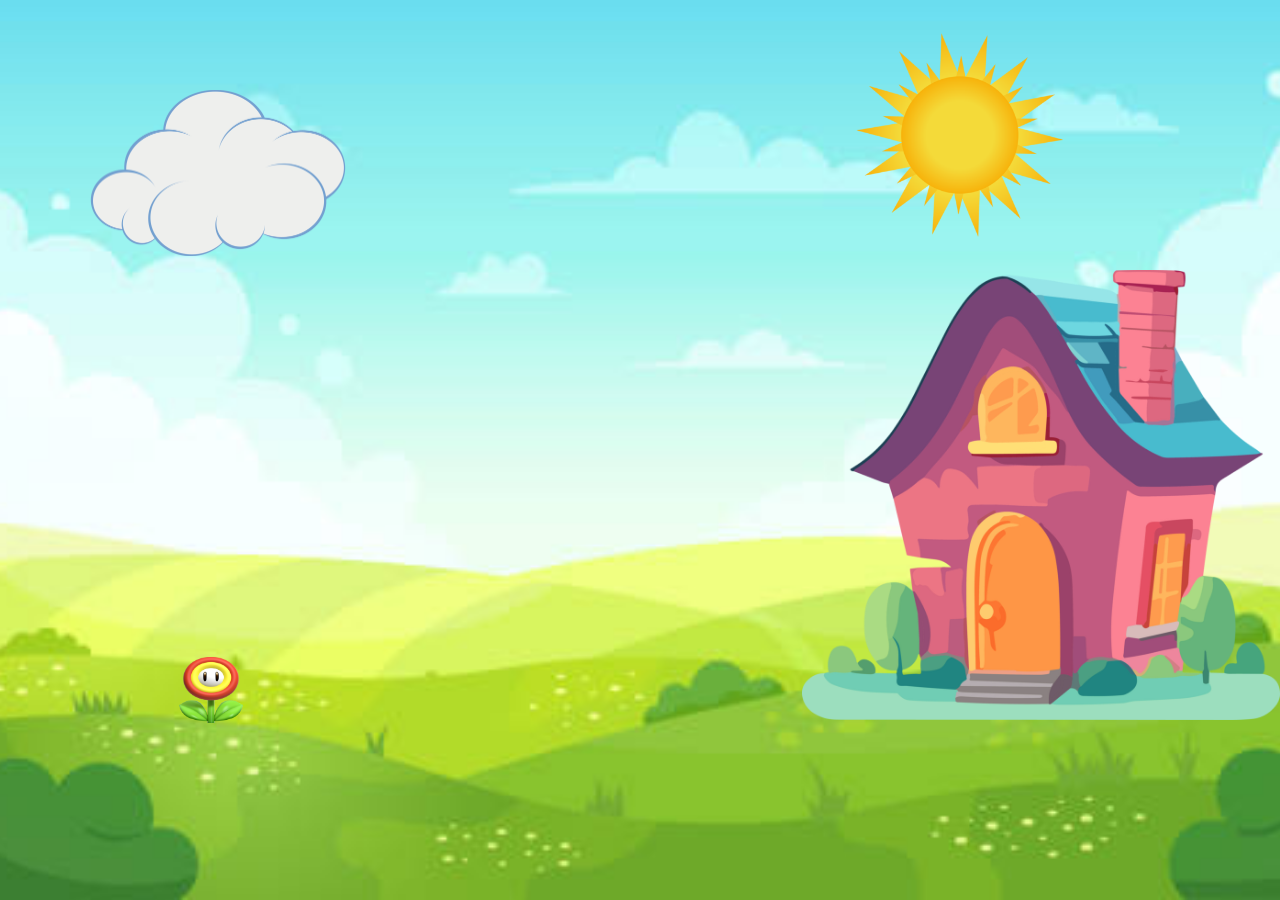
<file: Dia_10/index.html>
<!DOCTYPE html>
<html lang="en">
<head>
    <meta charset="UTF-8">
    <meta name="viewport" content="width=device-width, initial-scale=1.0">
    <link rel="stylesheet" href="style.css">
    <title>Animaciones</title>
</head>
<body>

    <img id="Casa" src="./Imagenes/casa.png" alt="xd">
    <div class="sol">
        <img id="sol" src="./Imagenes/sol.png">
    </div>
    <div class="Flor">
        <img id="Flor" src="./Imagenes/flor.png" alt="xd">
    </div>
    <div class="nube">
        <img id="nube" src="./Imagenes/nube.png">
    </div>
    <div class="lluvia">
        <img id="lluvia" src="./Imagenes/lluvia.gif">
    </div>
    <div class="contador"></div>
</body>
</html>
</file>
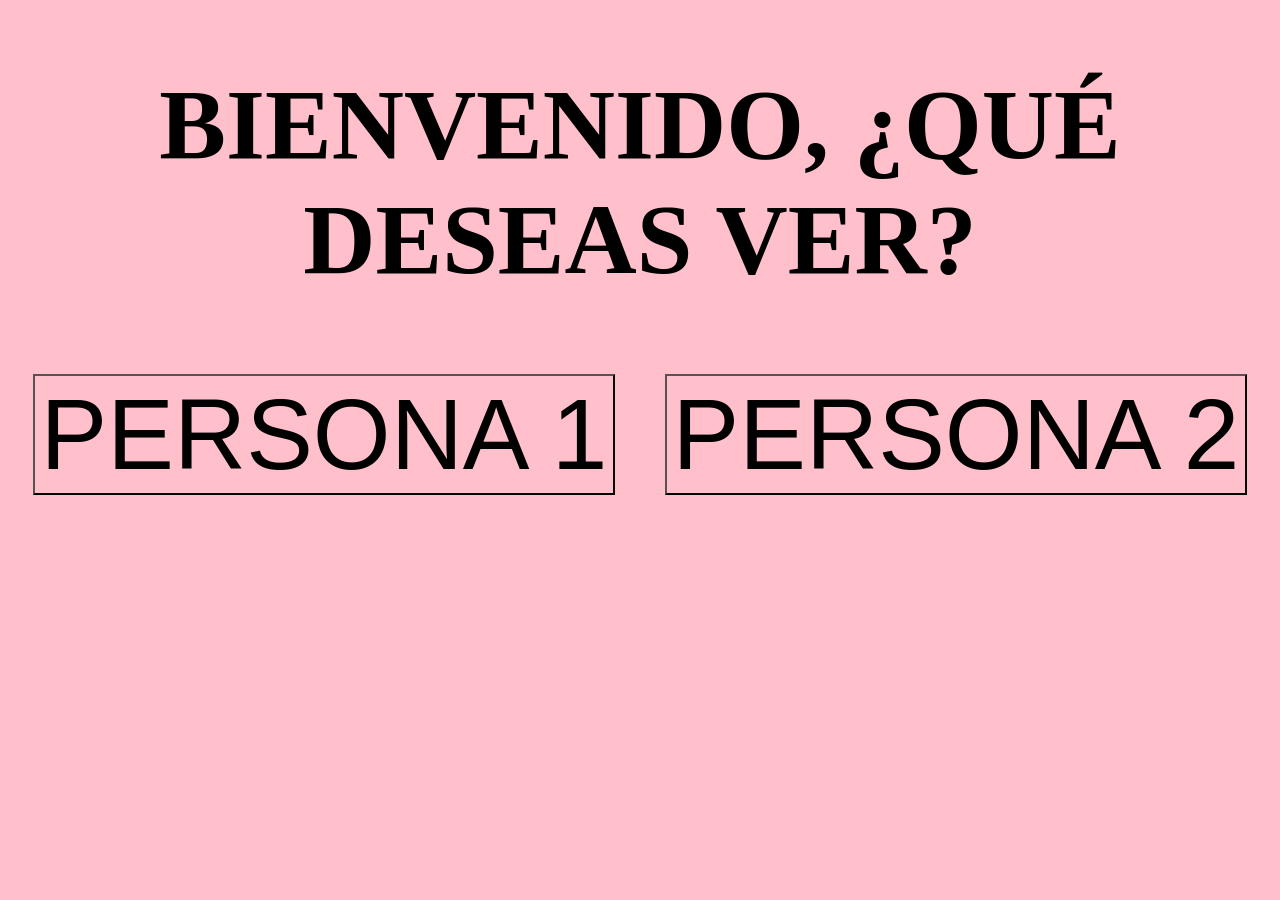
<file: Dia_3/index.html>
<!DOCTYPE html>
<html lang="en">
<head>
  <meta charset="UTF-8">
  <meta name="viewport" content="width=device-width, initial-scale=1.0">
  <link rel="stylesheet" href="style.css">
  <title>Redirección de ID</title>
</head>
<body>
    
    <h1 id="Prin">BIENVENIDO, ¿QUÉ DESEAS VER?</h1>
    <div class="button-container">
      <button onclick="window.location.href='./tabla1.html'">PERSONA 1</button>
      <button onclick="window.location.href='./tabla2.html'">PERSONA 2</button>
    </div>
</body>
</html>
</file>
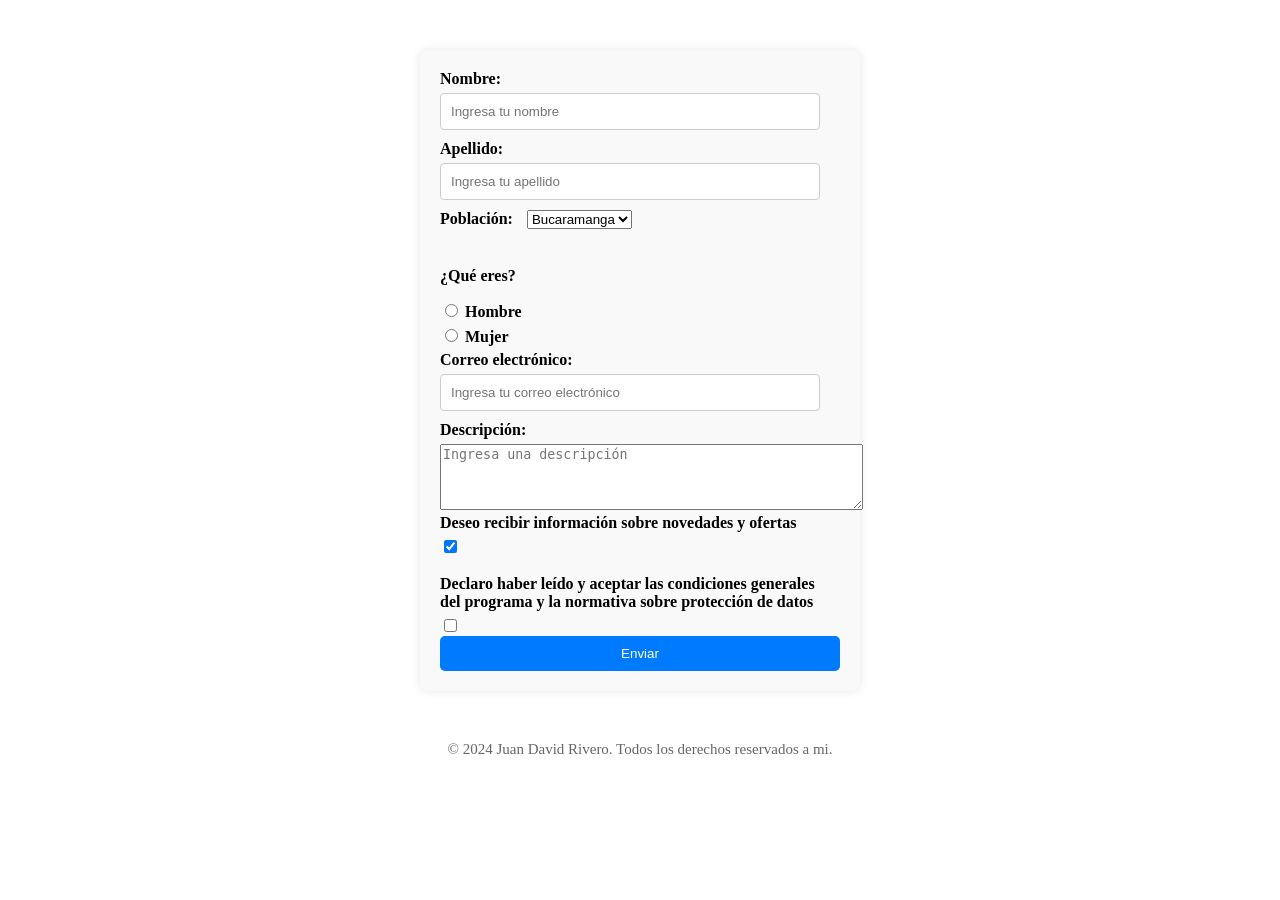
<file: Dia_4/index.html>
<!DOCTYPE html>
<html lang="es">
<head>
<meta charset="UTF-8">
<meta name="viewport" content="width=device-width, initial-scale=1.0">
<link rel="stylesheet" href="style.css">
<title>Formulario de registro - Mi web</title>
</head>
<body>
    <div class="Form">
        <form action="" method="GET">
            <label for="nombre">Nombre:</label>
            <input type="text" id="nombre" name="nombre" placeholder="Ingresa tu nombre" maxlength="50" required>
            
            <label for="apellido">Apellido:</label>
            <input type="text" id="apellido" name="apellido" placeholder="Ingresa tu apellido" maxlength="50" required>
            
            <label for="poblacion">Población:</label>
            <select id="poblacion" name="poblacion">
                <option value="bucaramanga">Bucaramanga</option>
                <option value="giron">Girón</option>
                <option value="floridablanca">Floridablanca</option>
                <option value="piedecuesta">Piedecuesta</option>
            </select><br><br>
        
            <p><strong>¿Qué eres?</strong></p>
            <input type="radio" name="gen" id="gen_hombre" required>
            <label for="gen_hombre">Hombre</label><br>
            <input type="radio" name="gen" id="gen_mujer" required>
            <label for="gen_mujer">Mujer</label><br>
            
            <label for="email">Correo electrónico:</label>
            <input type="email" id="email" name="email" placeholder="Ingresa tu correo electrónico" required>

            <label for="descripcion">Descripción:</label>
            <textarea id="descripcion" name="descripcion" rows="4" cols="50" placeholder="Ingresa una descripción"></textarea>        

            
            <label for="info">Deseo recibir información sobre novedades y ofertas</label><br>
            <input type="checkbox" name="info" id="info" checked><br><br>
            <label for="condic">Declaro haber leído y aceptar las condiciones generales del programa y la normativa sobre protección de datos</label>
            <input type="checkbox" name="condic" id="condic">
            <input type="submit" value="Enviar">
        </form>
    </div>
    <footer>
        <p>&copy; 2024 Juan David Rivero. Todos los derechos reservados a mi.</p>
    </footer>
</body>
</html>
</file>
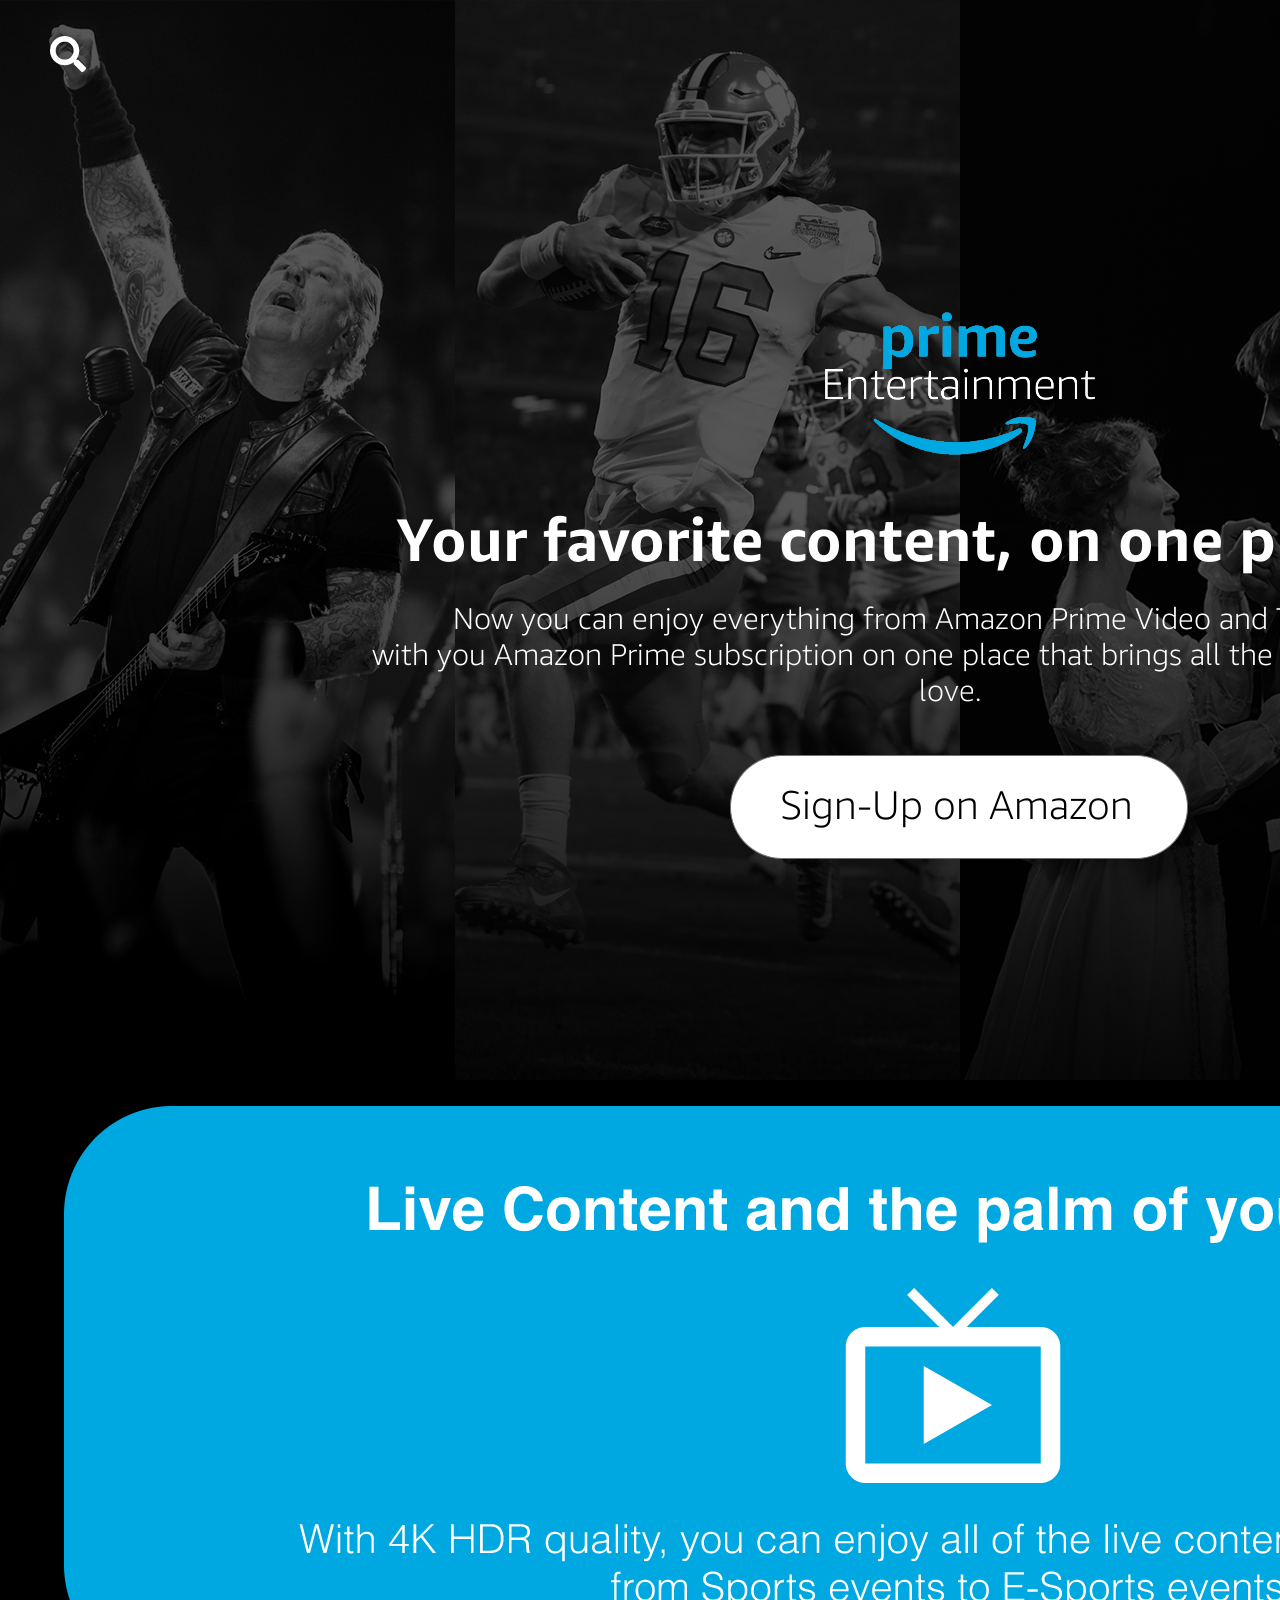
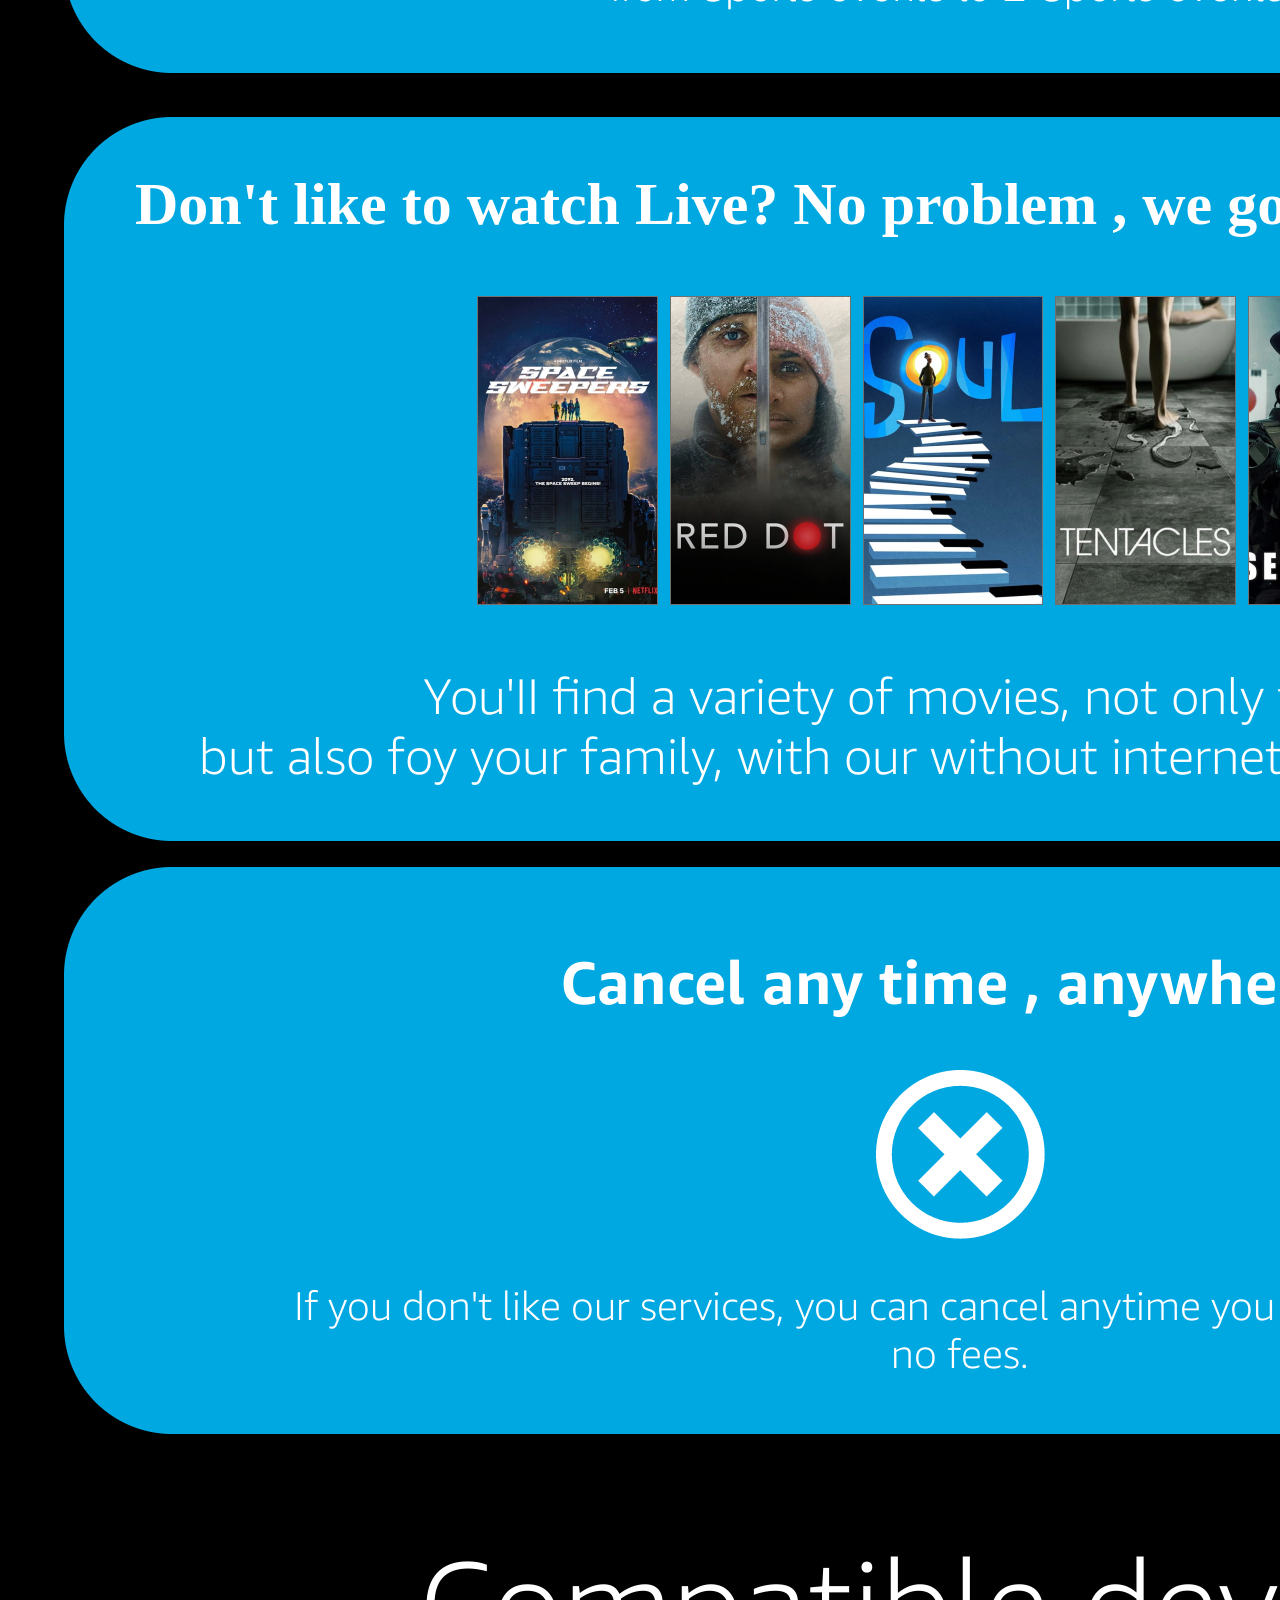
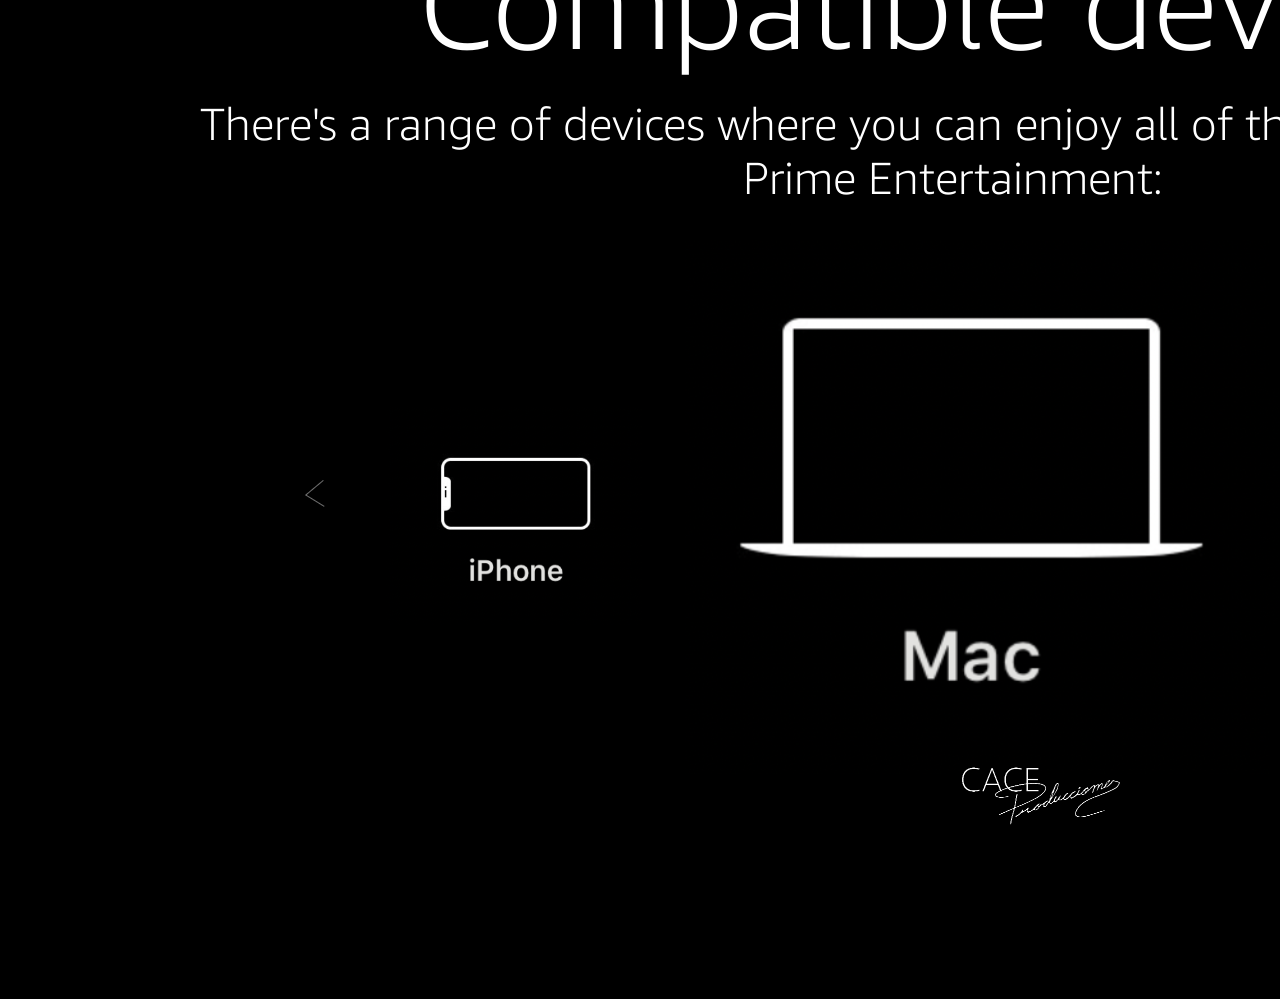
<file: Dia_5/index.html>
<!DOCTYPE html>
<html lang="en">
<head>
    <meta charset="UTF-8">
    <meta name="viewport" content="width=device-width, initial-scale=1.0">
    <link rel="stylesheet" href="style.css">
    <title>Amazon Prime</title>
</head>
<body>
    <div class="imagenI"></div>
    <a href="index.html" class="Enlace-Lupita">
        <div class="Lupita"></div>
    </a>
</div>
<div class = "logo">
    <img src="./Imagenes/Logoprime.png">
</div>
<div class="texto1">
        <P>Your favorite content, on one place only.</P>
</div>
<section class ="ingreso">
    <div class="login">
        <a href="index.html"><img src="./Imagenes/caja1.png"></a>
    </div>
    <div class="loginT">
        <a href="index.html">Login</a>
    </div>    
</section>
<div class="textoL">
    <p>Now you can enjoy everything from Amazon Prime Video and Twitch Prime <br> with you Amazon Prime subscription on one place that brings all the entertainment you love.</p>
</div>
<section class = "sign">
    <div class = "signup">
        <a href="index.html"><img src="./Imagenes/caja2.png"></a>
    </div>
    <div class = "textoS">
        <a href="index.html">Sign-Up on Amazon</a>
    </div>
</section>
<div class="azul1">
    <img src="./Imagenes/Blue1.png">
</div>
<section class="CajaAzulPeliculas">
    <div class="azul2">
        <img src="./Imagenes/Blue2.png">
    </div>
    <div class="texto2">
        <p>Don't like to watch Live? No problem , we got you covered</p>
    </div>
    <div class="peli1">
        <img src="./Imagenes/peliculas/Space.png">
    </div>
    <div class="peli2">
        <img src="./Imagenes/peliculas/Red.png">
    </div>
    <div class="peli3">
        <img src="./Imagenes/peliculas/Soul.png">
    </div>
    <div class="peli4">
        <img src="./Imagenes/peliculas/Tenta.png">
    </div>
    <div class="peli5">
        <img src="./Imagenes/peliculas/Sentinell.png">
    </div>
    <div class="texto3">
        <p>You'II find a variety of movies, not only for adults <br> but also foy your family, with our without internet. 24/7. On demand.</p>
    </div>
</section>
<section>
    <div class="azul3">
        <img src="./Imagenes/Blue3.png">
    </div>
    <div class="texto4">
        Cancel any time , anywhere
    </div>
    <div class="x">
        <img src="./Imagenes/x.png">
    </div>
    <div class="texto5">
        If you don't like our services, you can cancel anytime you want , no contracts, <br> no fees.
    </div>
</section>
<section>
    <div class="texto6">
        Compatible devices
    </div>
    <div class="texto7">
        There's a range of devices where you can enjoy all of the content available in <br> Prime Entertainment:
    </div>
    <div class="compatible1">
        <img src="./Imagenes/Mac.png">
    </div>
    <div class="compatible2">
        <img src="./Imagenes/Iphone.png">
    </div>
    <div class="compatible3">
        <img src="./Imagenes/PC.png">
    </div>
    <div class="flecha1">
        <img src="./Imagenes/Flecha.png">
    </div>
    <div class="flecha2">
        <img src="./Imagenes/Flecha.png">
    </div>
</section>
<div class="logoC">
    <img src="./Imagenes/LogoCACE.png">
</div>

</body>
</html>
</file>
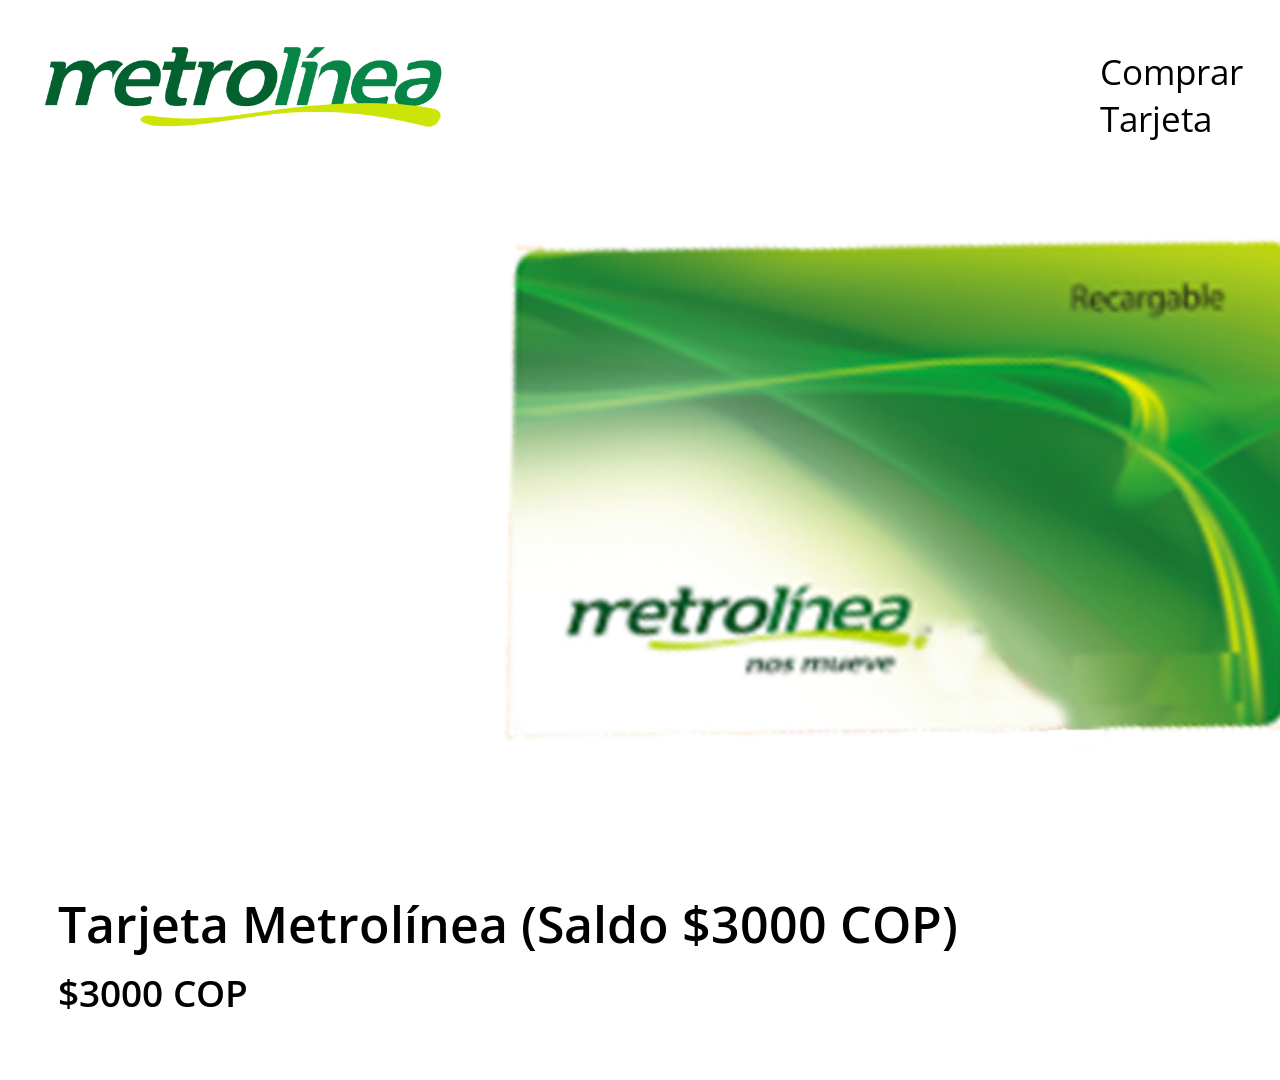
<file: Dia_6/index.html>
<!DOCTYPE html>
<html lang="en">
<head>
    <meta charset="UTF-8">
    <meta name="viewport" content="width=device-width, initial-scale=1.0">
    <link rel="stylesheet" href="/Dia_6/Estilos/style.css">
    <link rel="preconnect" href="https://fonts.googleapis.com">
    <link rel="preconnect" href="https://fonts.gstatic.com" crossorigin>
    <link href="https://fonts.googleapis.com/css2?family=Open+Sans:wght@300&display=swap" rel="stylesheet">
    <title>Metrolinea</title>
</head>
<body>

    <div class="LogoMetro"><img src="/Dia_6/Imagenes/MetrolineaLogo.png" alt="xd"></div>
    <div class="Barra"><img src="/Dia_6/Imagenes/Rectangulo.png" alt="aea">
    </div>
    <div class="Textos">
        <p id="Cantidad">Cantidad</p>
        <p id="Texto1">Tarjeta Metrolínea (Saldo $3000 COP)</p>
        <p id="Precio">$3000 COP</p>
    </div>
    <div class="Menu"><img src="/Dia_6/Imagenes/Menu.png" alt="xd"></div>
    <div class="Arrow"><a href="index.html"><img src="/Dia_6/Imagenes/IconoArrow.png" alt="xd"></a></div>
    <div class="ArrowBaja"><a href="index.html"><img src="/Dia_6/Imagenes/IconoArrow.png" alt="xd"></a></div>
    <div class="Shop">
        <a href="index.html">
            <img src="/Dia_6/Imagenes/Shop.png" alt="xd">
        </a>
    </div>
    <div class="Lupita">
        <a href="index.html">
            <img src="/Dia_6/Imagenes/Lupita.png" alt="xd">
        </a>
    </div>
    <a href="Saldo.html" class="link">
        <p id="Sald">Ver Saldo</p>
        <div class="bar"></div>
    </a>
    <a href="index.html" class="link2">
        <p id="Comp">Comprar Tarjeta</p>
        <div class="bar bar2"></div>
    </a>    
    <div class="bar">
        <img src="/Dia_6/Imagenes/Line.png" alt="xd">
    </div>
    <a href="index.html">
        <div class="cuadrado"></div>
        <div class="LogoCuadrado"><img src="/Dia_6/Imagenes/MetrolineaLogo.png" alt="xd"></div>
        <p id="Comprarr">Comprar</p>
    </a>
    <div class="ImagenMetro"><img src="/Dia_6/Imagenes/Metrolinea.png" alt="xd"></div>

</body>
</html>
</file>
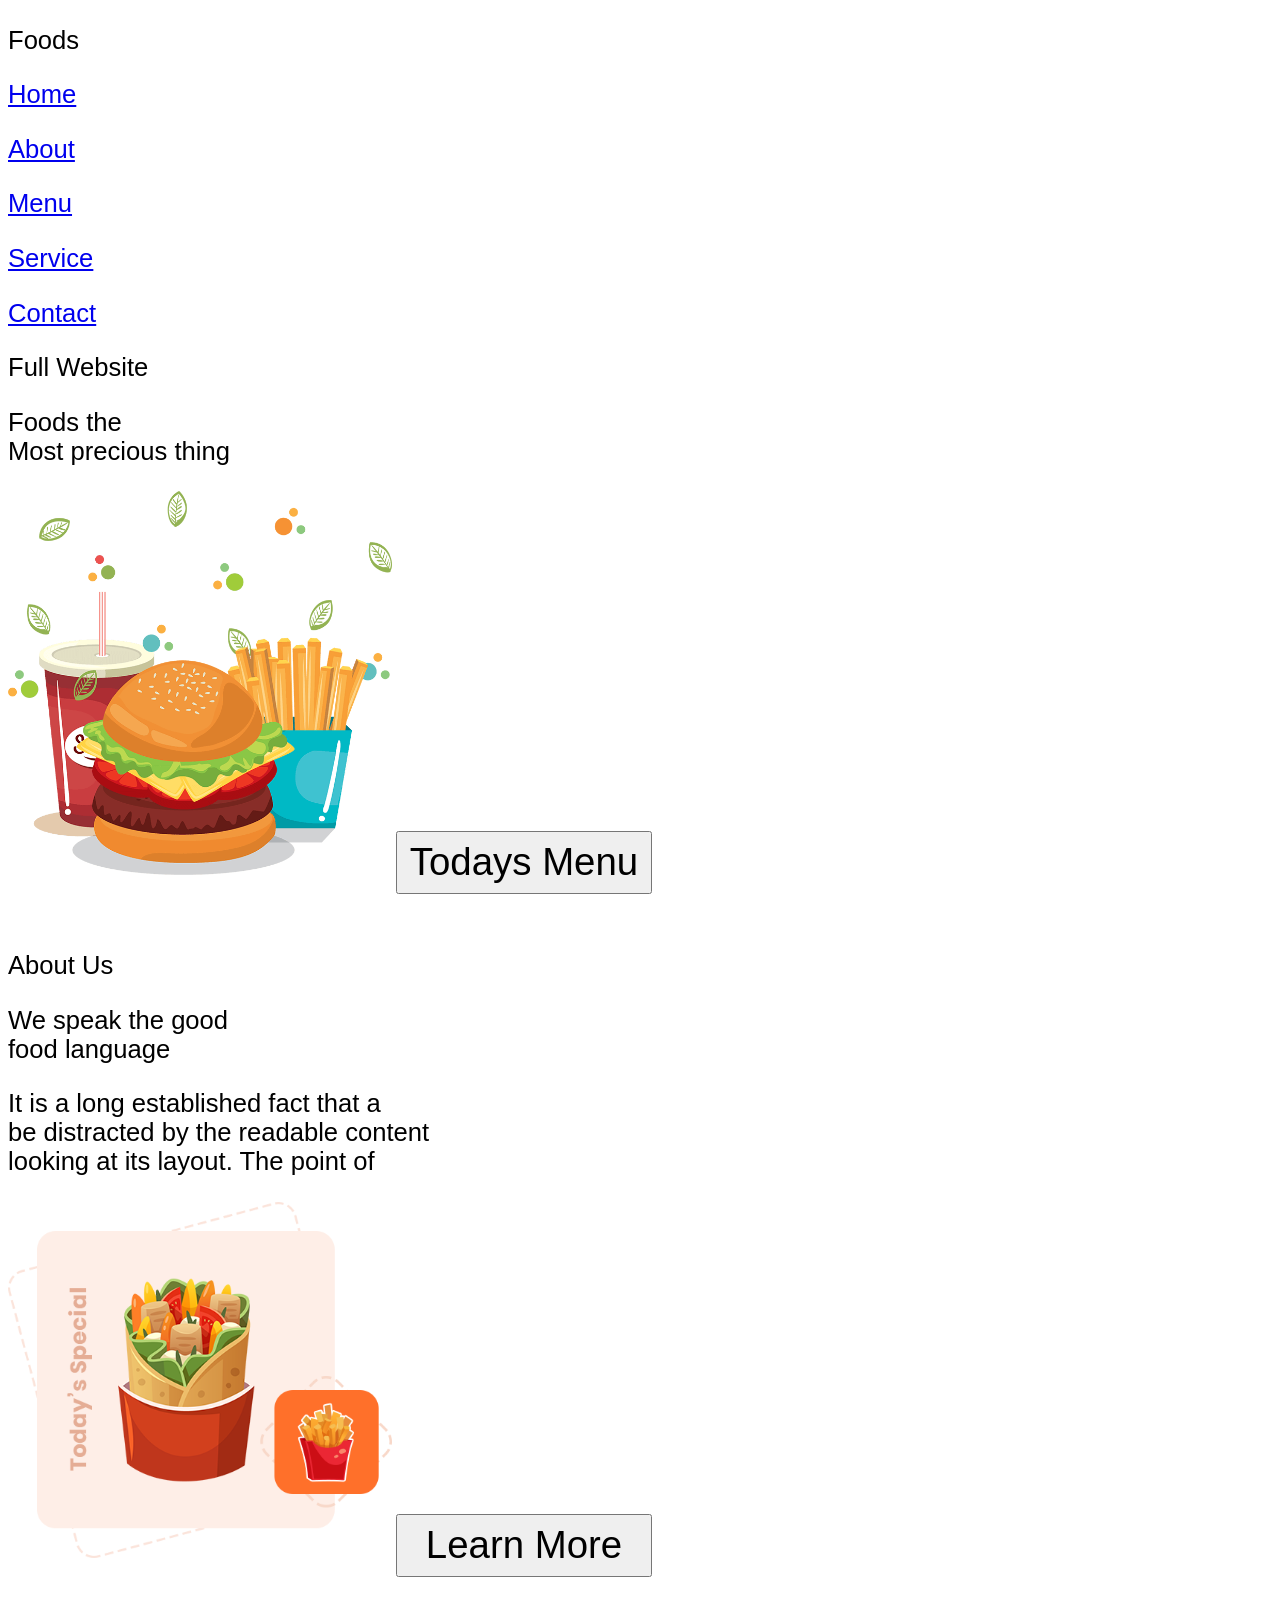
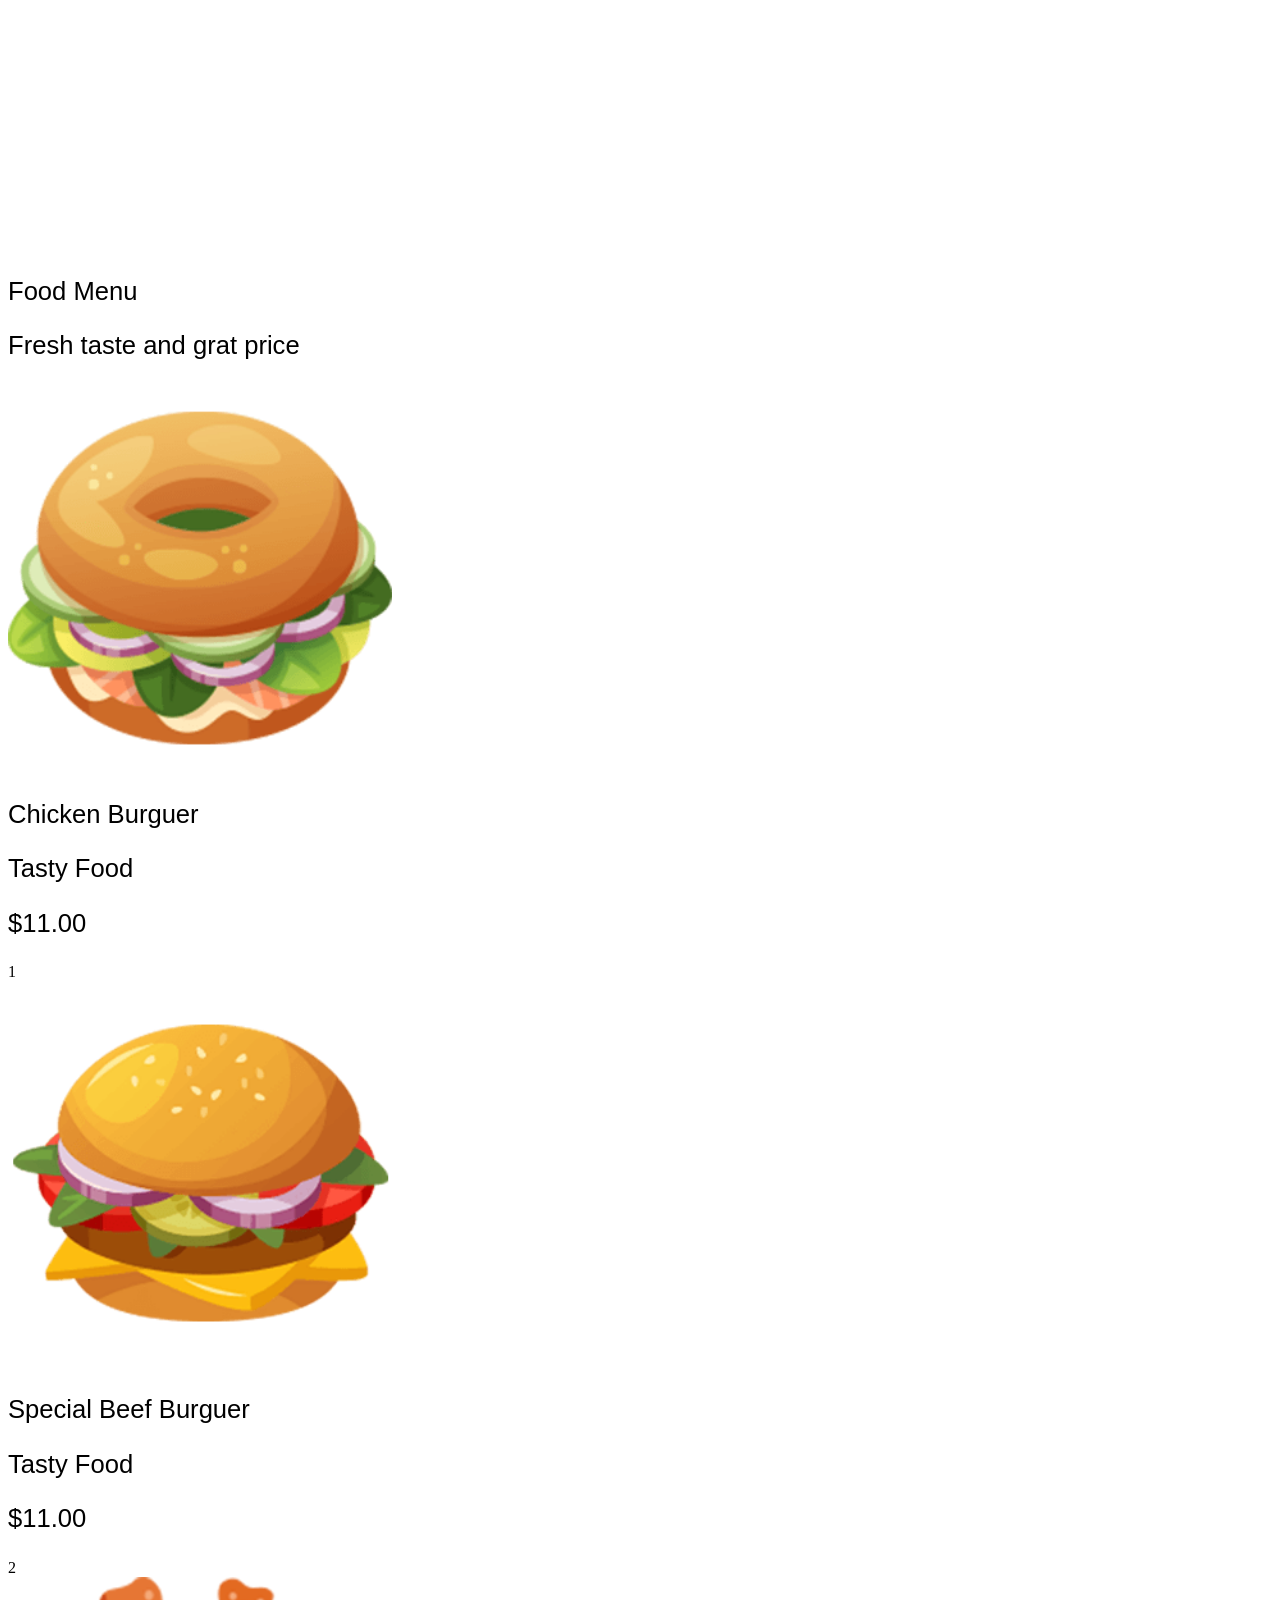
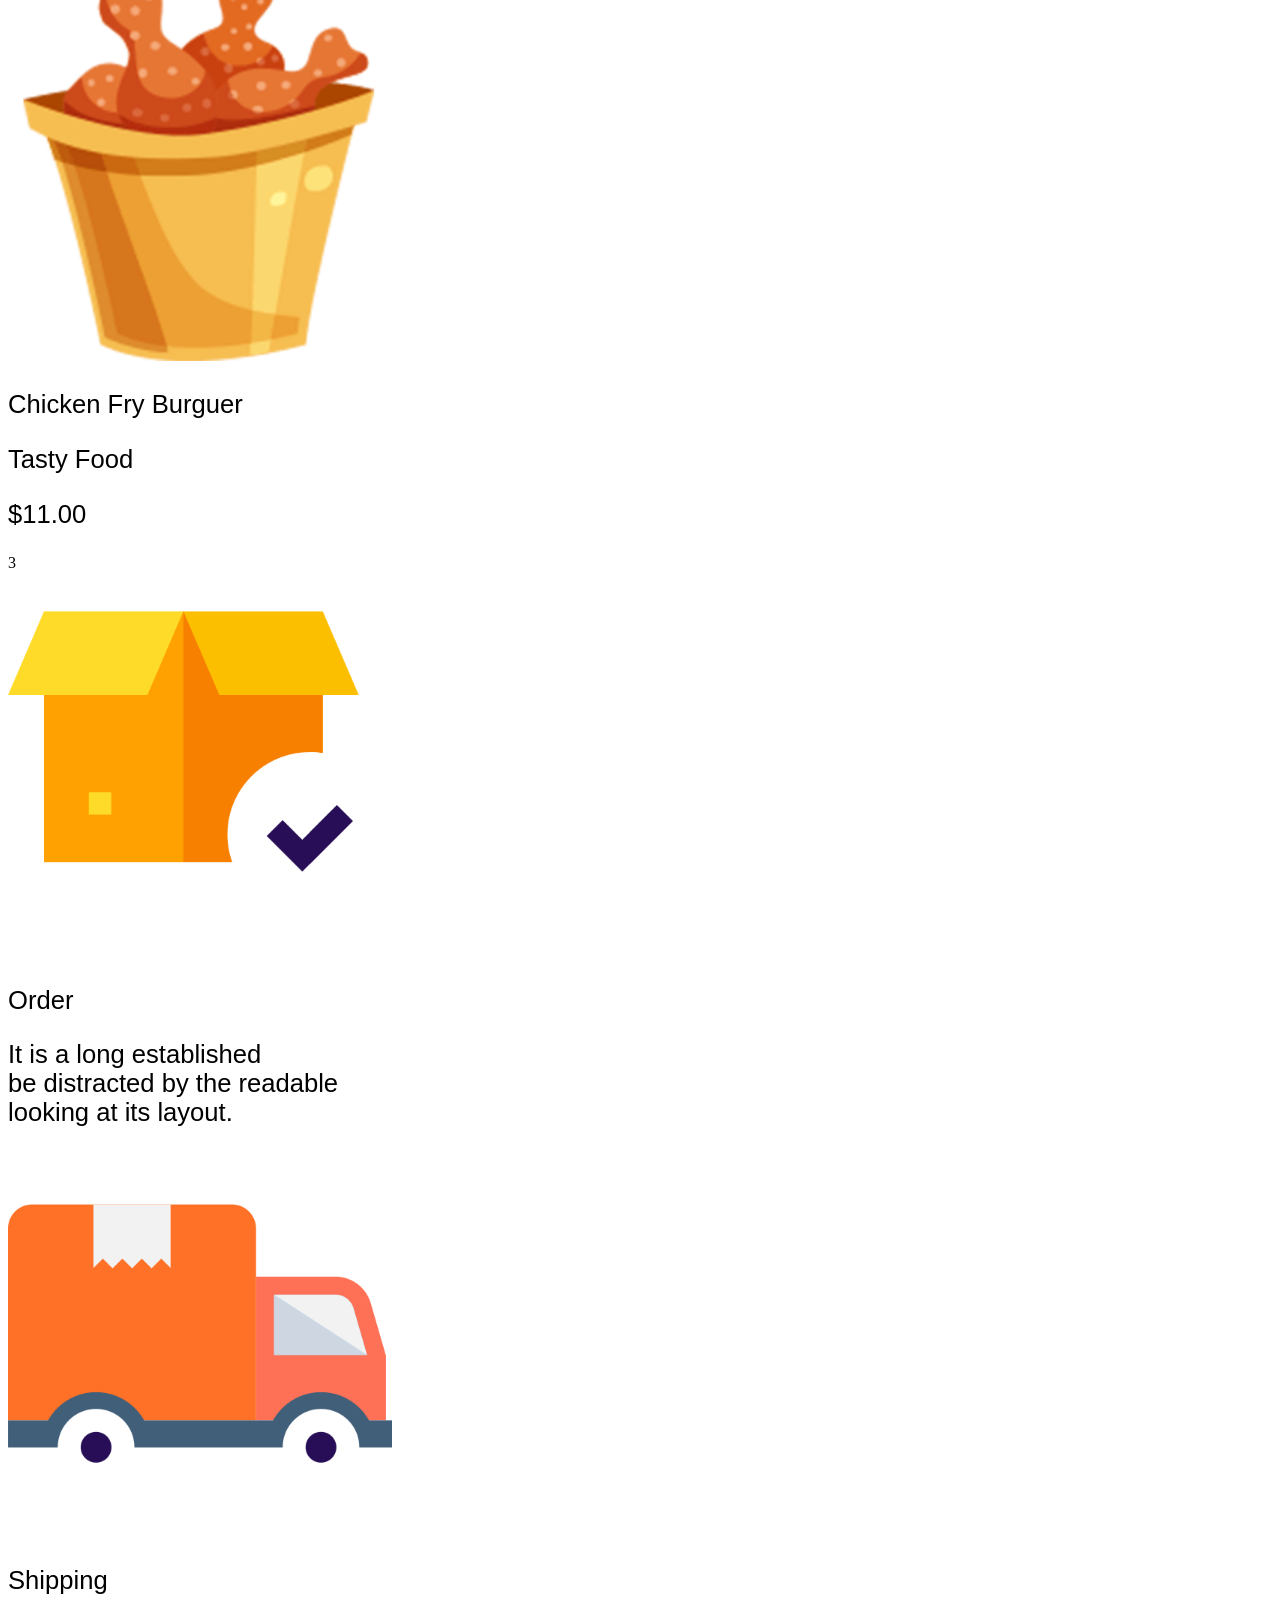
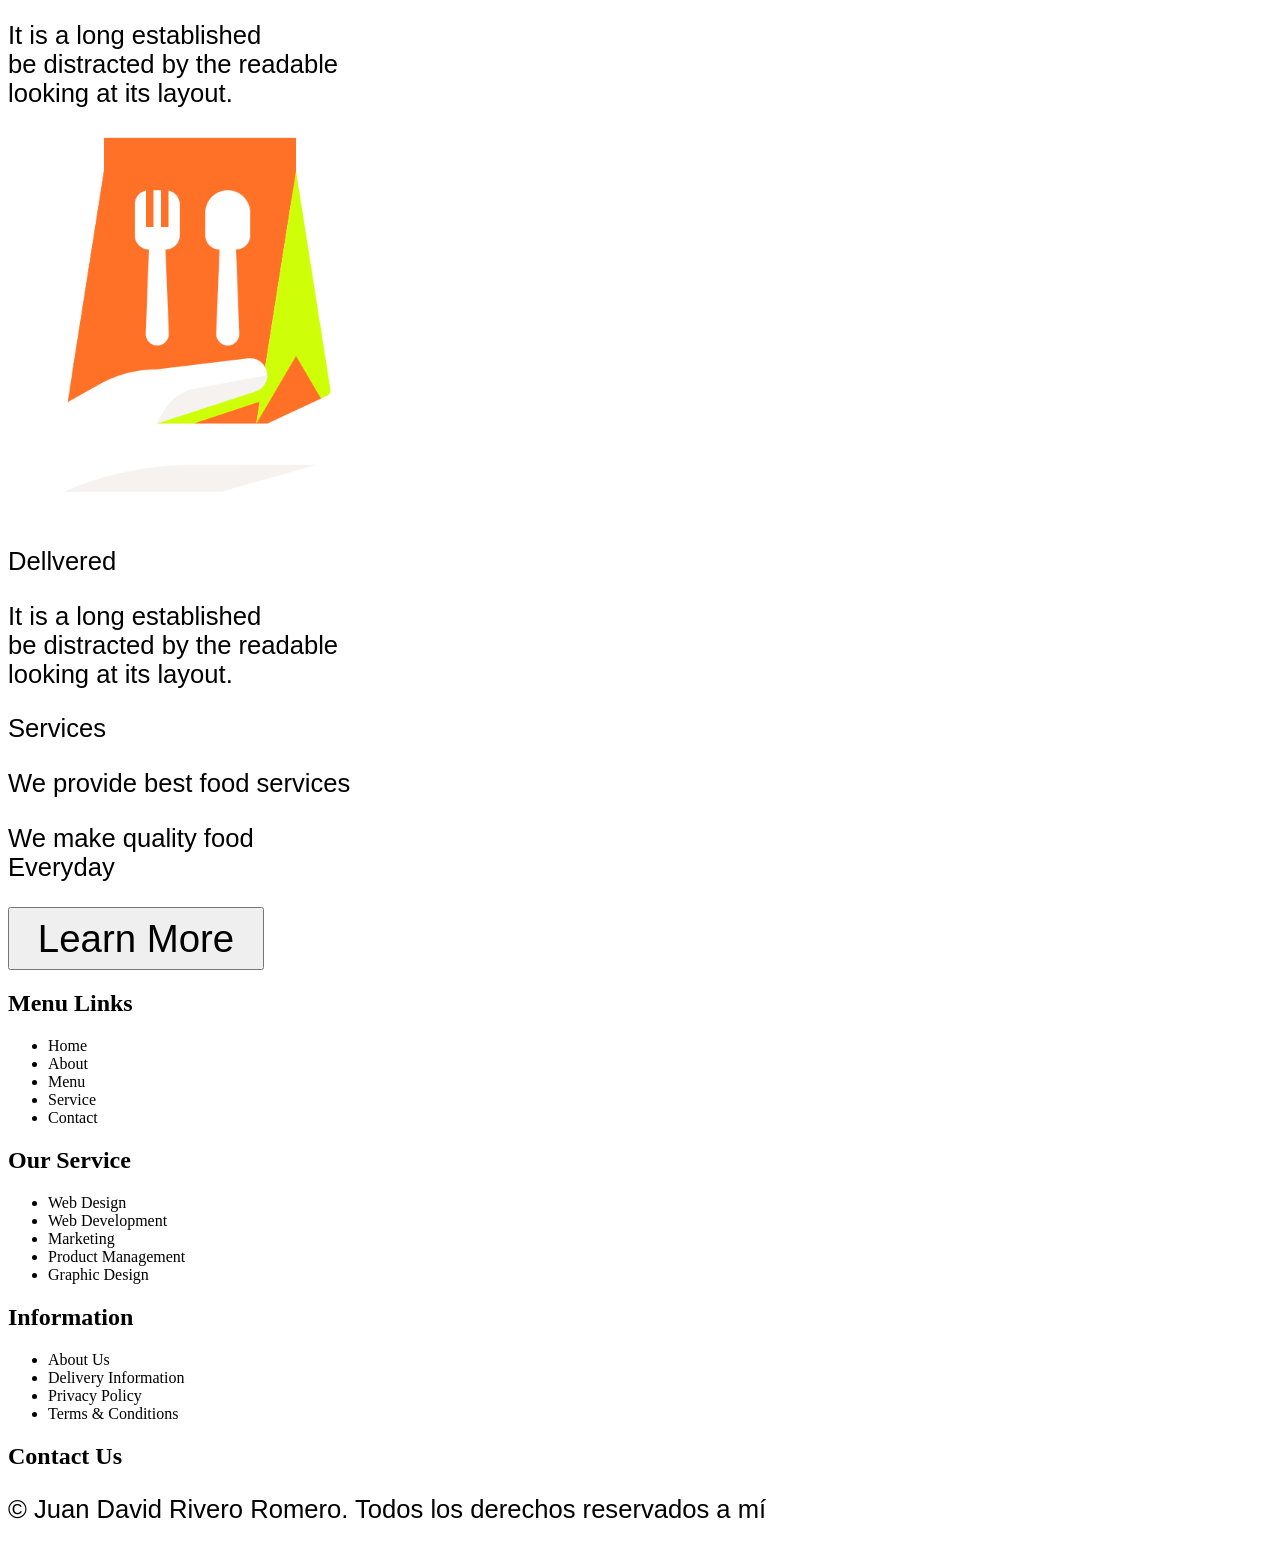
<file: Dia_7/index.html>
<!DOCTYPE html>
<html lang="en">
<head>
    <meta charset="UTF-8">
    <meta name="viewport" content="width=device-width, initial-scale=1.0">
    <link rel="stylesheet" href="style.css">
    <link rel="stylesheet" href="https://unpkg.com/boxicons@latest/css/boxicons.min.css">
    <title>ProyectoHTML</title>
</head>
<body>
    <div class="Pantalla">
        <!----------------------------PANTALLA #1-------------------------------------------->
        <div class="Pantalla1" id="home">
            <div class="Textos">
                <p id="Foods">Foods</p>
                <a href="index.html">
                    <p id="Home">Home</p>
                </a>
                <a href="#about">
                    <p id="About">About</p>
                </a>
                <a href="#menu">
                    <p id="Menu">Menu</p>
                </a>
                <a href="#service">
                    <p id="Service">Service</p>
                </a>
                <a href="#contact">
                    <p id="Contact">Contact</p>
                </a>
                <p id="FullWebsite">Full Website</p>
                <p id="FTMPT">Foods the <br> Most precious thing</p>
            </div>
            <img id="Homep" src="./Imagenes/home.png" alt="xd">
            <button id="BotonP1">Todays Menu</button>
        </div>
        <!----------------------------PANTALLA #2-------------------------------------------->
        <div class="Pantalla2" id="about">
            <div class="Textos2">
                <p id="AboutUs">About Us</p>
                <p id="text1">We speak the good <br>food language</p>
                <p id="text2">It is a long established fact that a <br>be distracted by the readable content <br>looking at its layout. The point of</p>
            </div>
            <img id="aboutP" src="./Imagenes/about.png" alt="xd">
            <a href="#"><button id="BotonP2">Learn More</button></a>
        </div>
        <!----------------------------PANTALLA #3-------------------------------------------->
        <div class="Pantalla3" id="menu">
            <div class="TextosP3">
                <p id="FoodMenu">Food Menu</p>
                <p id="FTAHP">Fresh taste and grat price</p>
            </div>
            <div class="Cuadrado1">
                <img id="food1" src="./Imagenes/food1.png" alt="xd">
                <p id="Text1P3">Chicken Burguer</p>
                <p id="Text2P3">Tasty Food</p>
                <p id="Text3P3">$11.00</p>
            </div>
            <div class="CuadradoPequeño1">1</div>
            <div class="Cuadrado2">
                <img id="food2" src="./Imagenes/food2.png" alt="xd">
                <p id="Text1P3">Special Beef Burguer</p>
                <p id="Text2P3">Tasty Food</p>
                <p id="Text3P3">$11.00</p>
            </div>
            <div class="CuadradoPequeño2">2</div>
            <div class="Cuadrado3">
                <img id="food3" src="./Imagenes/food3.png" alt="xd">
                <p id="Text1P3">Chicken Fry Burguer</p>
                <p id="Text2P3">Tasty Food</p>
                <p id="Text3P3">$11.00</p>
            </div>
            <div class="CuadradoPequeño3">3</div>
        </div>
        <!----------------------------PANTALLA #4-------------------------------------------->
        <div class="Pantalla4" id="service">
            <div class="Div1">
                <img id="img1" src="./Imagenes/s1.png" alt="xd">
                <p id="Order">Order</p>
                <p id="OrderT">It is a long established<br>be distracted by the readable <br>looking at its layout. </p>
            </div>
            <div class="Div2">
                <img id="img2"src="./Imagenes/s2.png" alt="xd">
                <p id="Shipping">Shipping</p>
                <p id="ShippingT">It is a long established <br>be distracted by the readable <br>looking at its layout. </p>
            </div>
            <div class="Div3">
                <img id="img3"src="./Imagenes/s3.png" alt="xd">
                <p id="Dellvered">Dellvered</p>
                <p id="DellveredT">It is a long established <br>be distracted by the readable <br>looking at its layout. </p>
            </div>
            <div class="TextosP4">
                <p id="ServicesP4">Services</p>
                <p id="text1P4">We provide best food services</p>
            </div>
        </div>
        <!----------------------------PANTALLA #5-------------------------------------------->
        <div class="Pantalla5">
            <div class="cuadrado"></div>
            <p id="textp5">We make quality food<br>Everyday</p>
            <a href="#"><button id="BotonP5">Learn More</button></a>
        </div>
        <!----------------------------PANTALLA #6-------------------------------------------->
        <div class="Pantalla6" id="contact">
            <div class="container">
                <div class="column q">
                    <h2>Menu Links</h2>
                    <div class="line"></div>
                    <ul class="menu-links">
                        <li>Home</li>
                        <li>About</li>
                        <li>Menu</li>
                        <li>Service</li>
                        <li>Contact</li>
                    </ul>
                </div>
                <div class="column">
                    <h2>Our Service</h2>
                    <div class="line"></div>
                    <ul class="our-service">
                        <li>Web Design</li>
                        <li>Web Development</li>
                        <li>Marketing</li>
                        <li>Product Management</li>
                        <li>Graphic Design</li>
                    </ul>
                </div>
                <div class="column">
                    <h2>Information</h2>
                    <div class="line"></div>
                    <ul class="information">
                        <li>About Us</li>
                        <li>Delivery Information</li>
                        <li>Privacy Policy</li>
                        <li>Terms & Conditions</li>
                    </ul>
                </div>
                <div class="column">
                    <h2>Contact Us</h2>
                    <div class="line"></div>
                    <ul class="ContactUs">
                    </ul>
                    <div class="circle-links">
                        <a href="#" class="circle"></a>
                        <a href="#" class="circle"></a>
                        <a href="#" class="circle"></a>
                        <a href="#" class="circle"></a>
                    </div>
                </div>
            </div>
            <footer class="footer">
                <p>&copy; Juan David Rivero Romero. Todos los derechos reservados a mí</p>
            </footer>
        </div>
    </div>
</body>
</html>
</file>
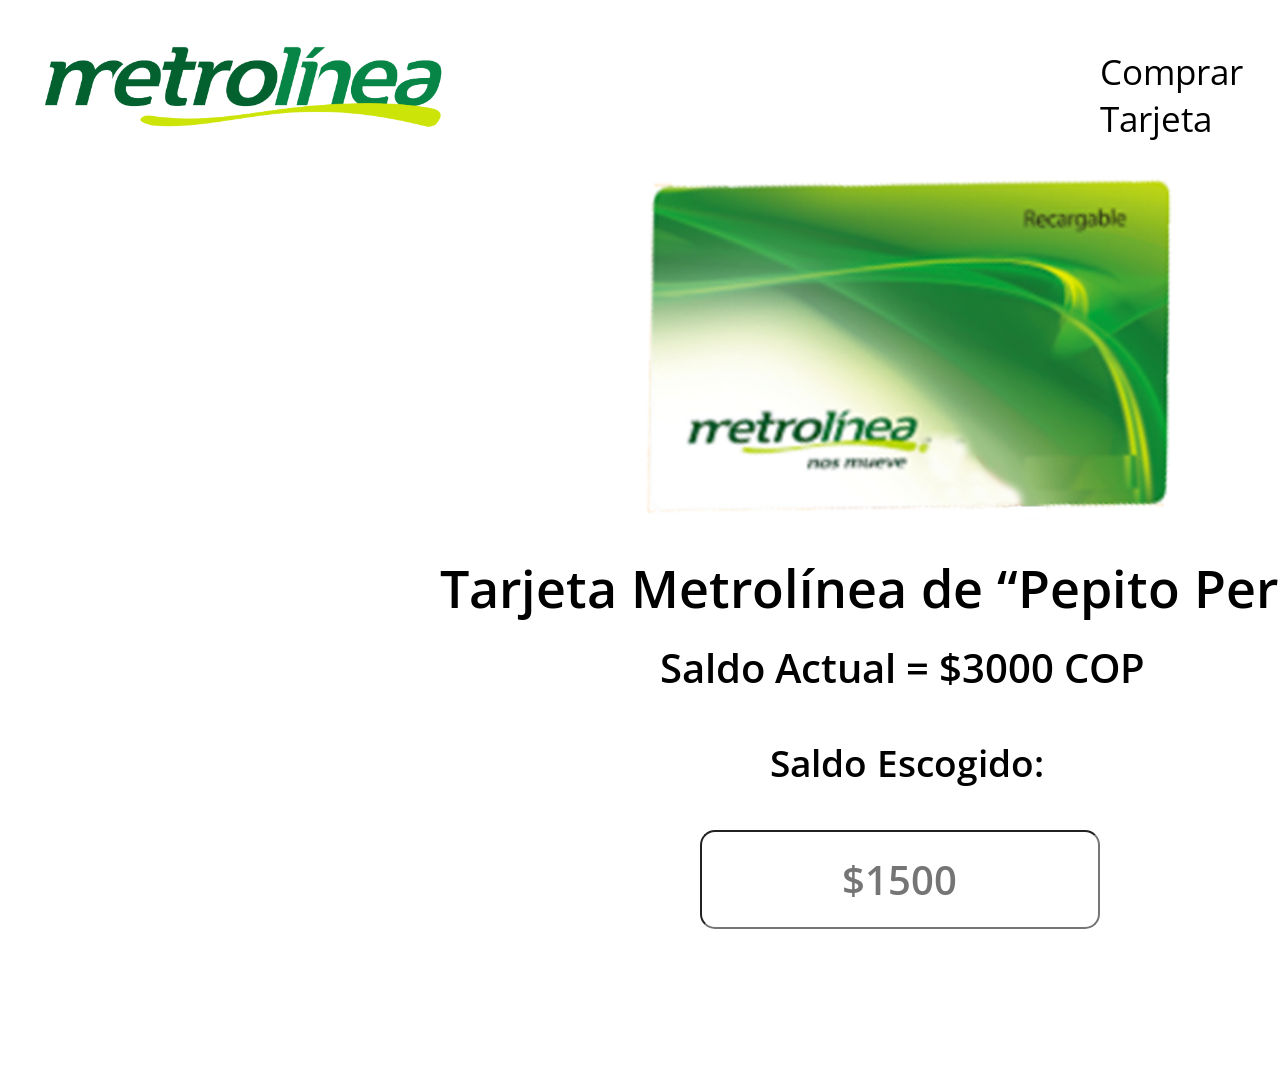
<file: Dia_6/Saldo.html>
<!DOCTYPE html>
<html lang="en">
<head>
    <meta charset="UTF-8">
    <meta name="viewport" content="width=device-width, initial-scale=1.0">
    <link rel="stylesheet" href="/Dia_6/Estilos/styleS.css">
    <link rel="preconnect" href="https://fonts.googleapis.com">
    <link rel="preconnect" href="https://fonts.gstatic.com" crossorigin>
    <link href="https://fonts.googleapis.com/css2?family=Open+Sans:wght@300&display=swap" rel="stylesheet">
    <title>Metrolinea</title>
</head>
<body>

    <div class="LogoMetro"><img src="/Dia_6/Imagenes/MetrolineaLogo.png" alt="xd"></div>
    <div class="Barra"><img src="/Dia_6/Imagenes/Rectangulo.png" alt="aea">
    </div>
    <div class="Textos">
        <p id="Valor">Valor</p>
        <p id="Texto1">Tarjeta Metrolínea de “Pepito Perez”</p>
        <p id="SaldoAct">Saldo Actual = $3000 COP</p>
        <p id="SaldoEsc">Saldo Escogido:</p>
        <div class="Precios">
            <p id="Prec1">$1000</p>
            <p id="Prec2">$1500</p>
            <p id="Prec3">$2000</p>
        </div>
    </div>

    <div class="Arrow"><a href="Saldo.html"><img src="/Dia_6/Imagenes/IconoArrow.png" alt="xd"></a></div>
    <div class="ArrowBaja"><a href="Saldo.html"><img src="/Dia_6/Imagenes/IconoArrow.png" alt="xd"></a></div>
    <div class="Shop">
        <a href="Saldo.html">
            <img src="/Dia_6/Imagenes/Shop.png" alt="xd">
        </a>
    </div>
    <div class="Lupita">
        <a href="Saldo.html">
            <img src="/Dia_6/Imagenes/Lupita.png" alt="xd">
        </a>
    </div>
    <a href="Saldo.html" class="link">
        <p id="Sald">Ver Saldo</p>
        <div class="bar"></div>
    </a>
    <a href="index.html" class="link2">
        <p id="Comp">Comprar Tarjeta</p>
        <div class="bar bar2"></div>
    </a>  
    <div class="bar">
        <img src="/Dia_6/Imagenes/Line.png" alt="xd">
    </div>
    <a href="index.html">
        <div class="cuadrado"></div>
        <div class="LogoCuadrado"><img src="/Dia_6/Imagenes/MetrolineaLogo.png" alt="xd"></div>
        <p id="Comprarr">Recargar</p>
    </a>
    <div class="container">
        <form action="index.html">
            <input type="number" id="numero" placeholder="$1500" name="numero" pattern="[0-9]*" inputmode="numeric" required>
         </form>
    </div>

    <div class="ImagenMetro"><img src="/Dia_6/Imagenes/Metrolinea.png" alt="xd"></div>

</body>
</html>
</file>
<file: Dia_10/style.css>
body {
    background-image: url(./Imagenes/background.jpg);
    background-size: cover; 
    background-repeat: no-repeat;
    background-position: center;
    margin: 0;
    display: flex;
    min-height: 100vh; 
}

#Casa {
    position: absolute;
    bottom: 20%;
    right: 0;
    width: auto;
    height: 50%;
}

.Flor {
    position: absolute;
    left: 14vw;
    top: 73vh;
    opacity: 0; 
    animation: Florr 2s 20s forwards;
}

#Flor {
    width: 5vw;
    height: auto;
}

@keyframes Florr {
    from {opacity: 0;}
    to {opacity: 1;}
}

.sol {
    position: absolute;
    right: 10vw;
    top: 3vh;
    opacity: 50%;
    animation: soll 2s alternate 15s forwards; 
}

#sol {
    width: 30vw;
    height: auto;
}

@keyframes soll {
    to {opacity: 100%;}
}


.nube {
    position: absolute;
    left: 7vw;
    top: 10vh;
    animation: nube 10s 6s, lluvia 2s 16s forwards;
}

#nube {
    width: 20vw;
    height: auto;
}

@keyframes nube {
    from {left: -300px;}
    to {left: 7vw;}
}


.lluvia {
    position: absolute;
    left: 9vw;
    top: 15vw;
    z-index: -1;
    opacity: 0%;
    animation: moverLluvia 5s 18s forwards; 

}

#lluvia {
    width: 15vw;
    height: 28vw;
}

@keyframes moverLluvia {
    0% { left: 9vw; }
    from {opacity: 100%;}
    to {opacity: 0%;}
}

.contador {
    position: fixed;
    left: 50%;
    top: 50%;
    transform: translate(-50%, -50%);
    color: black;
    font-size: 100px;
    text-align: center;
    background: none;
}

.contador::after {
    content: "1";
    justify-content: center;
    align-items: center;
    animation: Cont 8s forwards;
}


@keyframes Cont {
    0%, 12.5% { content: "1"; opacity: 1; }
    25%, 37.5% { content: "2"; opacity: 1; }
    50%, 62.5% { content: "3"; opacity: 1; }
    75%, 87.5% { content: "Ready!"; opacity: 1; }
    90% { opacity: 0; }
    100% { opacity: 0;}
}
</file>
<file: Dia_3/style.css>
*{
    text-align: center;
    background-color: pink;
}
h1 {
    font-size: 50px;
}

#Prin {
    font-size: 100px;
    
}

.button-container {
    display: flex;
    align-items: center;
    justify-content: space-around;
  }

  button {
    margin: 10px;
    font-size: 100px;
  }
</file>
<file: Dia_4/style.css>
/* Estilos de formulario */
.Form {
    max-width: 400px;
    margin: 50px auto;
    padding: 20px;
    background-color: #f9f9f9;
    border-radius: 8px;
    box-shadow: 0 0 10px rgba(0, 0, 0, 0.1);
}

.Form label {
    display: inline-block;
    font-weight: bold; /*Negrilla*/
    margin-bottom: 5px;
    margin-right: 10px; /* Espacio entre los elementos label y los inputs */
}

.Form input[type="text"],
.Form input[type="email"] {
    width: calc(100% - 20px); /*Ajusta el ancho del bloque de texto - 20px*/
    padding: 10px;
    margin-bottom: 10px;
    border: 1px solid #ccc;
    border-radius: 4px;
    box-sizing: border-box; /* por si las dudas*/
}

.Form input[type="submit"] {
    width: 100%;
    padding: 10px;
    background-color: #007bff;
    color: white;
    border: none;
    border-radius: 5px;
    cursor: pointer;
    transition: background-color 1s;
}

.Form input[type="submit"]:hover {
    background-color: #0056b3;
}
footer {
    margin-top: 50px;
    text-align: center;
    color: #666;
    font-size: 15px;
}
</file>
<file: Dia_5/style.css>
@font-face {
    font-family: Bold;
    src: url('/Dia_5/Fonts/AmazonEmber_Bd.ttf');
}

@font-face {
    font-family: Light;
    src: url('/Dia_5/Fonts/AmazonEmber_Lt.ttf');
}

.imagenI{
    background-image: url(./Imagenes/Fond.png);
    background-size: auto;
    background-repeat: no-repeat;
    width: 1920px;
    height: 1080px;
    margin: 0;
}
body {
    width: 1920px;
    height: 1080px;
    background-color: #000;
    margin: 0;
    
}
.Lupita {
    width: 36px;
    height: 36px;
    background: transparent url('/Dia_5/Imagenes/Lupita.png') 0% 0% no-repeat;

}
.Enlace-Lupita {
    display: inline-block; 
    width: 36px; 
    height: 36px;
    position: absolute; 
    top: 36px; 
    left: 50px; 
}
.logo {
    position: absolute;
    top: 227px;
    left: 682px;
    width: 556px;
    height: 313px;
}
.texto1{
    color: white;
    font-family: "Bold";
    font-weight: bold;
    position: absolute;
    font-size: 60px;
    top: 443px;
    left: 396px;
    width: 1151px;
    height: 60px;
}
.login{
    position: absolute;
    top: 30px;
    left: 1695px;
    width: 205px;
    height: 54px;
}
.loginT{
    color: #000000;
    font-family: "Light";
    font-weight: normal;
    position: absolute;
    font-size: 20px;
    top: 48px;
    left: 1773px;
    width: 50px;
    height: 20px;
}
a{
    text-decoration: none;
    color: #000;
}
.textoL{
    color: white;
    font-family: Light;
    font-weight: normal;
    position: absolute;
    font-size: 30px;
    top: 570px;
    left: 370px;
    width: 1160px;
    height: 102px;
    text-align: center;
}
.signup{
    position: absolute;
    top: 755px;
    left: 730px;
    width: 458px;
    height: 104px
}
.textoS{
    color: #000000;
    font-family: "Light";
    font-weight: normal;
    position: absolute;
    font-size: 40px;
    top: 780px;
    left: 780px;
    width: 360px;
    height: 40px;    
}
.azul1{
    position: absolute;
    top: 1106px;
    left: 64px;
    width: 1792px;
    height: 567px;
}
.azul2{
    position: absolute;
    top: 1717px;
    left: 64px;
    width: 1792px;
    height: 724px;
}
.texto2{
    color: white;
    font-family: "AmazonEmber";
    font-weight: bold;
    position: absolute;
    font-size: 60px;
    top: 1710px;
    left: 135px;
    width: 1664px;
    height: 60px;
}
.peli1{
    position: absolute;
    top: 1896px;
    left: 477px;
    width: 181px;
    height: 309px;
}
.peli2{
    position: absolute;
    top: 1896px;
    left: 670px;
    width: 181px;
    height: 309px;
}
.peli3{
    position: absolute;
    top: 1896px;
    left: 863px;
    width: 180px;
    height: 309px;
}
.peli4{
    position: absolute;
    top: 1896px;
    left: 1055px;
    width: 181px;
    height: 309px;
}
.peli5{
    position: absolute;
    top: 1896px;
    left: 1248px;
    width: 181px;
    height: 309px;
}
.texto3{
    color: white;
    font-family: "Light";
    font-weight: normal;
    position: absolute;
    font-size: 50px;
    top: 2215px;
    left: 175px;
    width: 1560px;
    height: 110px;
    text-align: center;    
}
.azul3{
    position: absolute;
    top: 2467px;
    left: 64px;
    width: 1792px;
    height: 567px;
}
.texto4{
    color: white;
    font-family: "Bold";
    font-weight: bold;
    position: absolute;
    font-size: 60px;
    top: 2546px;
    left: 560px;
    width: 800px;
    height: 60px;
}
.x{
    position: absolute;
    top: 2670px;
    left: 876px;
    width: 169px;
    height: 169px;    
}
.texto5{
    color: white;
    font-family: "Light";
    font-weight: normal;
    position: absolute;
    font-size: 40px;
    top: 2881px;
    left: 269px;
    width: 1382px;
    height: 88px;
    text-align: center;
}
.texto6{
    color: white;
    font-family: "Light";
    font-weight: normal;
    position: absolute;
    font-size: 125px;  
    top: 3127px;
    left: 418px;
    width: 1118px;
    height: 125px; 
}
.texto7{
    color: white;
    font-family: "Light";
    font-weight: normal;
    position: absolute;
    font-size: 45px;  
    top: 3296px;
    left: 181px;
    width: 1544px;
    height: 99px;
    text-align: center;
}
.compatible1{
    position: absolute;
    top: 3440px;
    left: 685px;
    width: 584px;
    height: 534px;
}
.compatible2{
    position: absolute;
    top: 3606px;
    left: 386px;
    width: 256px;
    height: 219px;
}
.compatible3{
    position: absolute;
    top: 3587px;
    left: 1261px;
    width: 271px;
    height: 238px;
}
.flecha1{
    position: absolute;
    top: 3680px;
    left: 305px;
    width: 19px;
    height: 27px;
}
.flecha2{
    position: absolute;
    top: 3702px;
    left: 1575px;
    width: 18px;
    height: 26px;
    transform: scalex(-1)
}
.logoC{
    position: absolute;
    top: 3954px;
    left: 826px;
    width: 430px;
    height: 241px;
}
footer{
    position: absolute;
    top: 4088px;
    left: 543px;
    width: 831px;
    height: 25px;    
}
</file>
<file: Dia_6/Estilos/style.css>
@font-face {
    font-family: Regular;
    src: url(/Dia_6/Fonts/OpenSans-Regular.ttf);
}
@font-face {
    font-family: Bold;
    src: url(/Dia_6/Fonts/OpenSans-SemiBold.ttf);
}

body{
    background-color: white;
    margin: 0;
}
a {
    text-decoration: none;
    color: black;
}
.LogoMetro img {
    width: 400px; 
    position: absolute;
    top: 43px;
    left: 43px;
}

.Barra img {
    position: absolute;
    left: 1810px;
    width: 110px;
    height: 1080px;
}
.Menu img {
    position: absolute;
    left: 1852px;
    top: 446.5px;
    width: 23px;
    height: 187px;
}

.Textos {
    position: absolute;
}

.Textos #Cantidad{
    font-family: Regular;
    position: absolute;
    left: 1825px;
    color: #FFFFFF;
    font-size: 20px;
    top: 280px;

}

.Textos #Texto1 {
    font-family: Bold;
    position: absolute;
    top: 840px;
    left: 58px;
    width: 900px;
    font-size: 50px;
}
.Textos #Precio {
    font-family: Bold;
    position: absolute;
    left: 58px;
    top: 930px;
    width: 300px;
    font-size: 37px;
}

.Arrow img {
    position: absolute;
    left: 1852px;
    top: 190px;
    width: 24px;
    height: 13px;
}

.ArrowBaja img {
    position: absolute;
    left: 1852px;
    top: 740px;
    width: 24px;
    height: 13px;
    transform: scaleY(-1);
}

.Shop img{
    position: absolute;
    left: 1730px;
    top: 51px;
    width: 40px;
}

.Lupita img {
    position: absolute;
    left: 1630px;
    top: 51px;
    width: 40px;
}

#Sald {
    margin: 0;
    position: absolute;
    font-family: Regular;
    font-size: 35px;
    top: 48px;
    left: 1430px;

}

#Comp {
    margin: 0;
    position: absolute;
    font-family: Regular;
    font-size: 35px;
    top: 48px;
    left: 1100px;
    
}


.cuadrado {
    position: absolute;
    width: 172px;
    height: 130px;
    background-color: #D5FF43;
    top: 890px;
    left: 1560px;
    z-index: -1;
}


.LogoCuadrado img {
    width: 140px; 
    position: absolute;
    top: 920px;
    left: 1575px;
}

#Comprarr {
    position: absolute;
    font-family: Bold;
    font-size: 30px;
    left: 1582px;
    top: 930px;
}

.ImagenMetro img{
    margin: 0;
    position: absolute;
    width: 1200px;
    top: 150px;
    left: 300px;
}

.bar {
    margin: 0;
    position: absolute;
    top: 110px;
    left: 1460px;
    width: 1px;
    height: 4px;
    background-color: black;
    opacity: 0; 
    border-radius: 10px;
    transition: width 0.5s, opacity 1s; 
}

.link:hover .bar {
    opacity: 1; 
    height: 4px;
    width: 100px; 
}

.bar2 {
    margin: 0;
    position: absolute;
    width: 1px;
    height: 4px; 
    background-color: black;
    left: 1135px;
    top: 110px;
    opacity: 0; 
    border-radius: 10px;
    transition: width 0.5s, opacity  1s; 
}

.link2:hover .bar2 {
    opacity: 1;
    height: 4px; 
    width: 200px; 
}
</file>
<file: Dia_7/style.css>
/* Estilos para Pantalla1 - Home */
.Pantalla1 {
    width: 100%; /* Cambiado de 1920px a 100% */
    height: 100vh; /* Cambiado de 1080px a 100vh */
}

/* Estilos para Pantalla2 - About */
.Pantalla2 {
    width: 100%; /* Cambiado de 1920px a 100% */
    height: 100vh; /* Cambiado de 1080px a 100vh */
}

/* Estilos para Pantalla3 - Menu */
.Pantalla3 {
    width: 100%; /* Cambiado de 1920px a 100% */
    height: auto; /* Eliminado el alto fijo para que se ajuste al contenido */
}

/* Estilos para Pantalla4 - Service */
.Pantalla4 {
    width: 100%; /* Cambiado de 1920px a 100% */
    height: auto; /* Eliminado el alto fijo para que se ajuste al contenido */
}

/* Estilos para Pantalla5 */
.Pantalla5 {
    width: 100%; /* Cambiado de 1920px a 100% */
    height: auto; /* Eliminado el alto fijo para que se ajuste al contenido */
}

/* Estilos para Pantalla6 - Contact */
.Pantalla6 {
    width: 100%; /* Cambiado de 1920px a 100% */
    height: auto; /* Eliminado el alto fijo para que se ajuste al contenido */
}

/* Botón común */
button {
    font-family: 'Poppins', sans-serif;
    font-size: 3vw; /* Cambiado de px a vw */
    width: 20vw; /* Cambiado de px a vw */
    height: 7vh; /* Cambiado de px a vh */
    margin: 0;
}

/* Textos comunes */
p {
    font-family: 'Poppins', sans-serif;
    font-size: 2vw; /* Cambiado de px a vw */
}

/* Imágenes comunes */
img {
    width: 30vw; /* Cambiado de px a vw */
    height: auto; /* Para mantener la proporción */
}
@media screen and (max-width: 768px) {
    /* Estilos para pantallas menores o iguales a 768px */
    /* Aquí puedes ajustar los estilos según sea necesario */
}
</file>
<file: Dia_6/Estilos/styleS.css>
@font-face {
    font-family: Regular;
    src: url(/Dia_6/Fonts/OpenSans-Regular.ttf);
}
@font-face {
    font-family: Bold;
    src: url(/Dia_6/Fonts/OpenSans-SemiBold.ttf);
}

body{
    background-color: white;
    margin: 0;
}
a {
    text-decoration: none;
    color: black;
}
.LogoMetro img {
    width: 400px; 
    position: absolute;
    top: 43px;
    left: 43px;
}

.Barra img {
    position: absolute;
    left: 1810px;
    width: 110px;
    height: 1080px;
}

.Textos {
    position: absolute;
}

.Textos #Valor{
    font-family: Regular;
    position: absolute;
    left: 1838px;
    color: #FFFFFF;
    font-size: 20px;
    top: 280px;

}

.Textos #Texto1 {
    font-family: Bold;
    position: absolute;
    top: 500px;
    left: 440px;
    width: 1000px;
    font-size: 52px;
}

.Textos #SaldoEsc {
    font-family: Bold;
    position: absolute;
    left: 770px;
    top: 700px;
    width: 300px;
    font-size: 37px;
}
.Textos #SaldoAct {
    font-family: Bold;
    position: absolute;
    left: 660px;
    top: 600px;
    width: 500px;
    font-size: 40px;
}

.Precios {
    position: absolute;
    font-family: Regular;
    font-size: 20px;
    top: 427px;
    left: 1832px;
    color: white;
}


.Precios #Prec1, .Precios #Prec3 {
    color: #FFFFFF80;
}


.Precios #Prec1:hover, .Precios #Prec3:hover {
    color: #FFFFFF; 
}

.Precios p {
    margin-bottom: 53px;
}



.Arrow img {
    position: absolute;
    left: 1852px;
    top: 190px;
    width: 24px;
    height: 13px;
}

.ArrowBaja img {
    position: absolute;
    left: 1852px;
    top: 740px;
    width: 24px;
    height: 13px;
    transform: scaleY(-1);
}

.Shop img{
    position: absolute;
    left: 1730px;
    top: 51px;
    width: 40px;
}

.Lupita img {
    position: absolute;
    left: 1630px;
    top: 51px;
    width: 40px;
}

#Sald {
    margin: 0;
    position: absolute;
    font-family: Regular;
    font-size: 35px;
    top: 48px;
    left: 1430px;

}

#Comp {
    margin: 0;
    position: absolute;
    font-family: Regular;
    font-size: 35px;
    top: 48px;
    left: 1100px;
    
}

.cuadrado {
    position: absolute;
    width: 172px;
    height: 130px;
    background-color: #D5FF43;
    top: 890px;
    left: 1560px;
    z-index: -1;
}


.LogoCuadrado img {
    width: 140px; 
    position: absolute;
    top: 920px;
    left: 1575px;
}

#Comprarr {
    position: absolute;
    font-family: Bold;
    font-size: 30px;
    left: 1582px;
    top: 930px;
}

.ImagenMetro img{
    margin: 0;
    position: absolute;
    width: 1200px;
    top: 150px;
    left: 300px;
}

.container {
    position: absolute;
    top: 580px;
    left: 700px;
    max-width: 900px;
    margin: 250px auto 50px auto;
}
input[type="number"] {
    padding: 20px;
    width: 400px;
    border-radius: 15px;
    font-family: Bold;
    font-size: 40px;
    box-sizing: border-box;
    text-indent: 120px;
}

.ImagenMetro img{
    margin: 0;
    position: absolute;
    width: 800px;
    top: 120px;
    left: 510px;
    z-index: -1;
}

.bar {
    position: absolute;
    top: 110px;
    left: 1460px;
    width: 0px;
    height: 4px;
    background-color: black;
    opacity: 0; 
    margin-top: 5px;
    border-radius: 10px;
    transition: width 0.5s, opacity 1s; 
}

.link:hover .bar {
    opacity: 1;
    height: 4px;
    width: 100px; 
}

.bar2 {
    position: absolute;
    width: 0px;
    height: 4px; 
    background-color: black;
    left: 1135px;
    top: 110px;
    opacity: 0;
    margin-top: 5px; 
    border-radius: 10px;
    transition: width 0.5s, opacity  1s; 
}

.link2:hover .bar2 {
    opacity: 1; 
    height: 4px; 
    width: 200px; 
}
</file>
